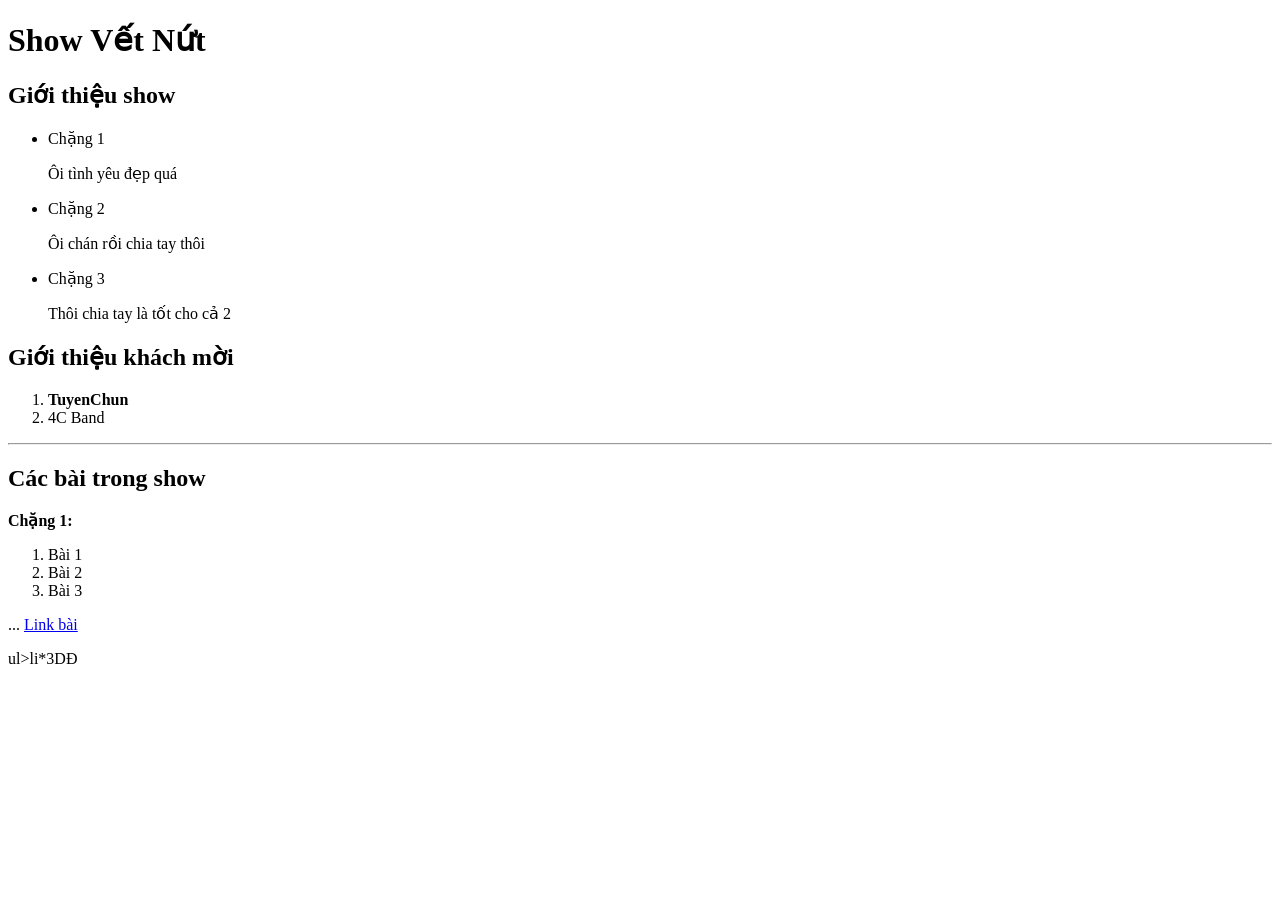
<file: Website/Index.html>
<!DOCTYPE html>
<html>
<head>
    <meta charset="UTF-8">
    <title>Show vết nứt</title>
</head>
<body>
    <h1>
        Show Vết Nứt
    </h1>
    <h2>
        Giới thiệu show
    </h2>
    <p>
        <ul>
            <li>Chặng 1</li>
            <p>Ôi tình yêu đẹp quá</p>
            <li>Chặng 2</li>
            <p>Ôi chán rồi chia tay thôi</p>
            <li>Chặng 3</li>
            <p>Thôi chia tay là tốt cho cả 2</p>
        </ul>
    </p>
    <h2>
        Giới thiệu khách mời
    </h2>
    <p>
        <ol>
            <li><strong>TuyenChun</strong></li>
            <li>4C Band</li>
        </ol>
    </p>
    <hr>
    <h2>
        Các bài trong show
    </h2>
    <p>
        <b>Chặng 1:</b>
        <ol>
            <li>Bài 1</li>
            <li>Bài 2</li>
            <li>Bài 3</li>
        </ol>
        <p>...
            <a href="https://www.facebook.com/", target = "_blank">
                Link bài 
            </a>
        </p>
    </p>
    ul>li*3DĐ
</body>
</html>
</file>
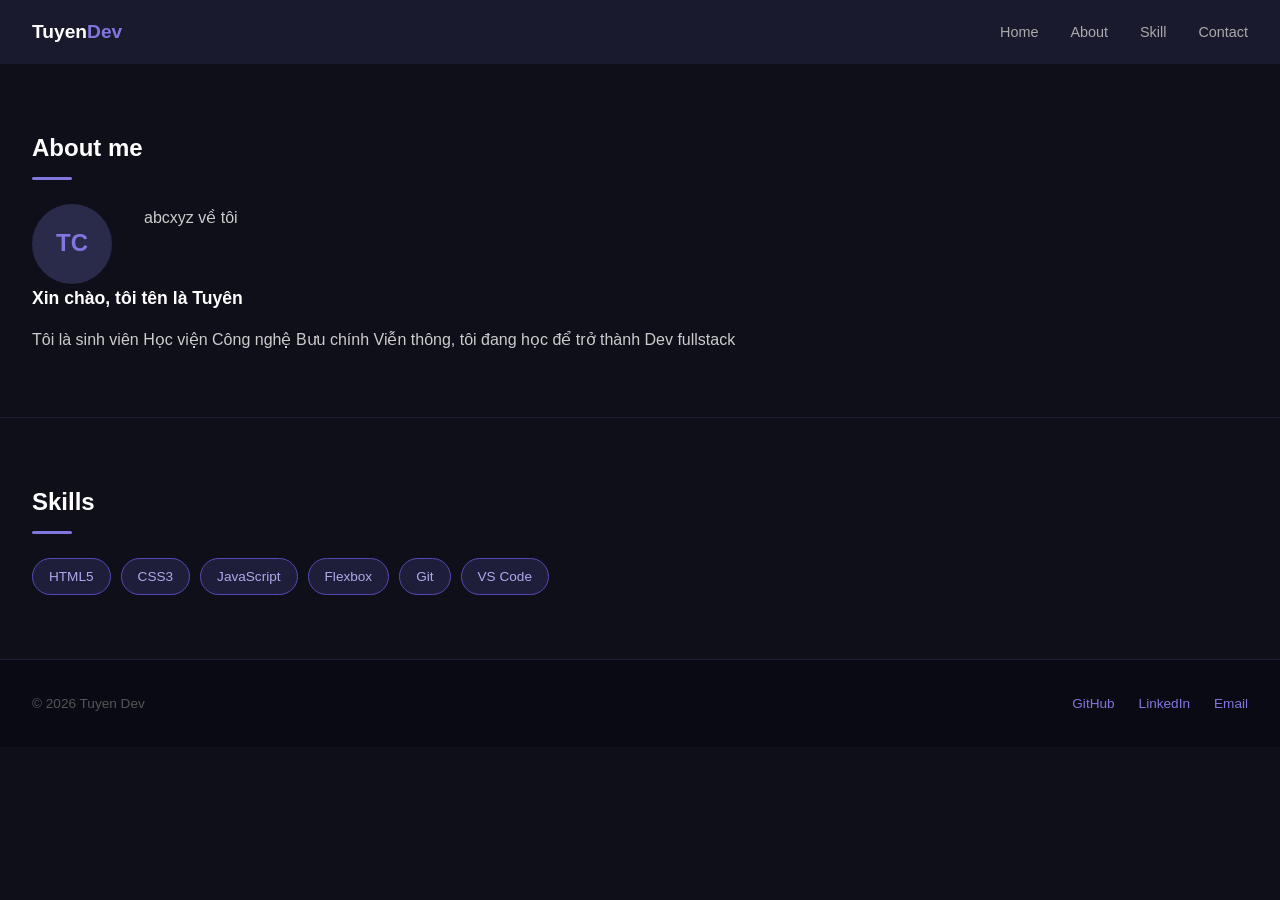
<file: Website/Portfolio/index.html>
<!DOCTYPE html>
<html lang="vi">
<head>
    <meta charset="UTF-8">
    <meta name="viewport" content="width=device-width, initial-scale=1.0">
    <title>Portfolio - TuyenChun</title>
    <link rel="stylesheet" href="style.css" />
</head>
<body>
    <header class="site-header">
        <div class="logo">Tuyen<span>Dev</span></div>

        <nav class="main-nav">
            <ul>
                <li><a href="#home">Home</a></li>
                <li><a href="#about">About</a></li>
                <li><a href="#skills">Skill</a></li>
                <li><a href="#contact">Contact</a></li>
            </ul>
        </nav>
    </header>
    <main>
        <!--Section 1: About Me-->
        <section id="about" class="section-about">
            <h2>About me</h2>
            <div class="about-content">
                <div class="avatar">TC</div>
                <div class="about-text">abcxyz về tôi</div>
            </div>
            <div class="about-text">
                <h3>Xin chào, tôi tên là Tuyên</h3>
                <p>
                    Tôi là sinh viên Học viện Công nghệ Bưu chính Viễn thông, tôi đang học để trở thành Dev fullstack
                </p>
            </div>
        </section>
        <section id="skills" class="section-skills">
            <h2>Skills</h2>
            <ul class="skill-list">
                <li class="skill-tag">HTML5</li>
                <li class="skill-tag">CSS3</li>
                <li class="skill-tag">JavaScript</li>
                <li class="skill-tag">Flexbox</li>
                <li class="skill-tag">Git</li>
                <li class="skill-tag">VS Code</li>
            </ul>
        </section>

    </main>

    <footer class="site-footer">
        <p>© 2026 Tuyen Dev</p>
        <div class="footer-links">
            <a href="https://github.com/" target="_blank">GitHub</a>
            <a href="https://linkedin.com/" target="_blank">LinkedIn</a>
            <a href="mailto:email@gmail.com">Email</a>
        </div>
    </footer>
</body>
</html>
</file>
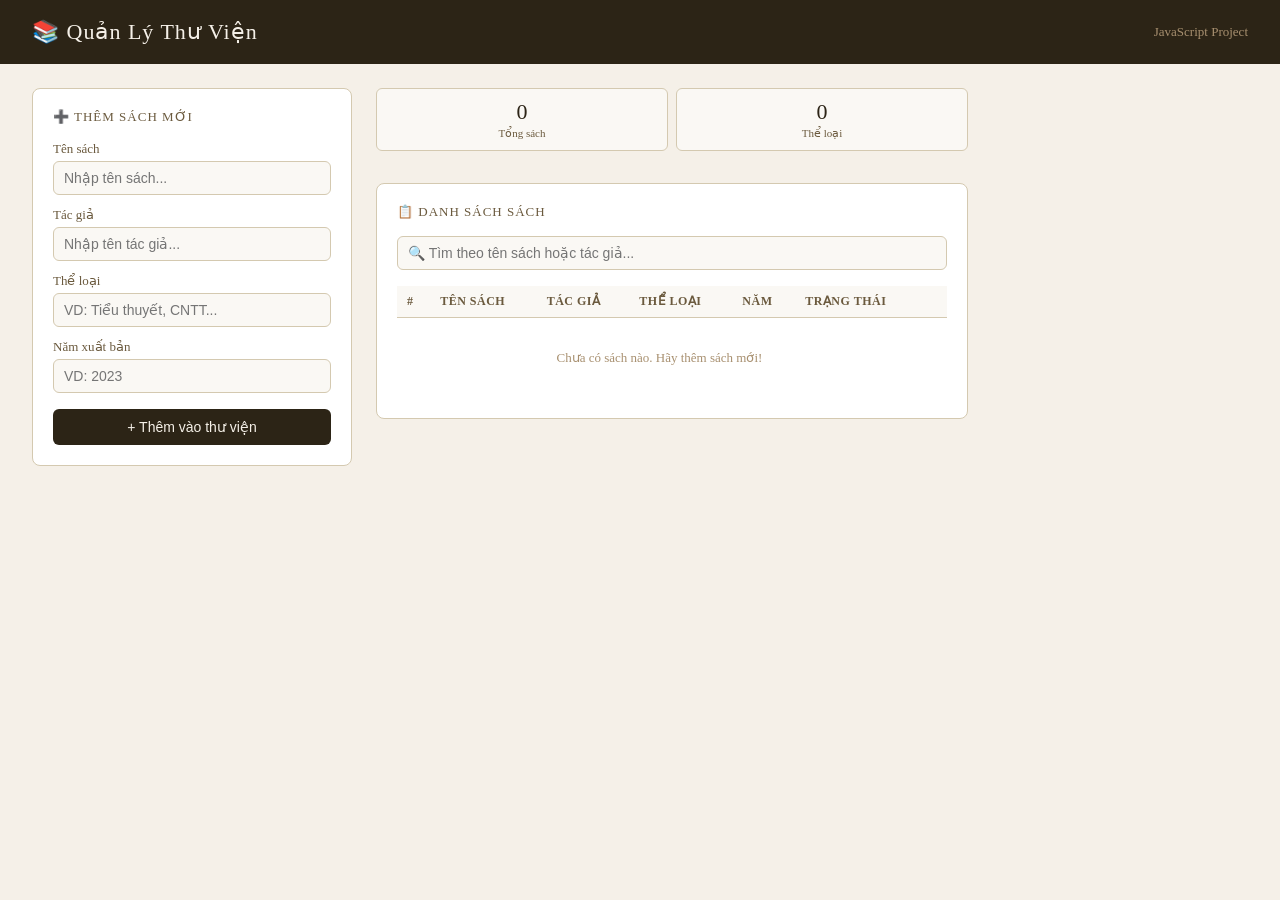
<file: Website/Thư Viện/index.html>
<!DOCTYPE html>
<html lang="en">
<head>
    <meta charset="UTF-8">
    <meta name="viewport" content="width=device-width, initial-scale=1.0">
    <title>Document</title>
    <link rel="stylesheet" href="style.css" />
</head>
<body>
    <!-- headers -->
  <div class="header">
    <h1>📚 Quản Lý Thư Viện</h1>
    <span>JavaScript Project</span>
  </div>
  <div class="main">
    <div>
      <div class="card">
        <h2>➕ Thêm sách mới</h2>
 
        <label for="inputTen">Tên sách</label>
        <input type="text" id="inputTen" placeholder="Nhập tên sách..." />
 
        <label for="inputTacGia">Tác giả</label>
        <input type="text" id="inputTacGia" placeholder="Nhập tên tác giả..." />
 
        <label for="inputTheLoai">Thể loại</label>
        <input type="text" id="inputTheLoai" placeholder="VD: Tiểu thuyết, CNTT..." />
 
        <label for="inputNam">Năm xuất bản</label>
        <input type="number" id="inputNam" placeholder="VD: 2023" />
 
        <button id="btnThem">+ Thêm vào thư viện</button>
 
        <div id="thongBao"></div>
      </div>
    </div>
 
    <div style="display: flex; flex-direction: column; gap: 1rem;">
 
      <div class="stats">
        <div class="stat">
          <div class="num" id="tongSach">0</div>
          <div class="lbl">Tổng sách</div>
        </div>
        <div class="stat">
          <div class="num" id="tongTheLoai">0</div>
          <div class="lbl">Thể loại</div>
        </div>
      </div>
 
      <div class="card">
        <h2>📋 Danh sách sách</h2>
 
        <div class="search-wrap">
          <input
            type="text"
            id="inputTimKiem"
            placeholder="🔍 Tìm theo tên sách hoặc tác giả..."
          />
        </div>
 
        <table>
          <thead>
            <tr>
              <th>#</th>
              <th>Tên sách</th>
              <th>Tác giả</th>
              <th>Thể loại</th>
              <th>Năm</th>
              <th>Trạng Thái</th>
              <th></th>
            </tr>
          </thead>
          <tbody id="bangSach">
            <tr>
              <td colspan="6" class="empty">Chưa có sách nào. Hãy thêm sách mới!</td>
            </tr>
          </tbody>
        </table>
      </div>
 
    </div>
  </div>
 
<!-- khung mượn -->
  <div id="modalMuon" style="display:none; position:fixed; inset:0;
       background:rgba(0,0,0,0.4); z-index:999;">
    <div style="background:#fff; border-radius:10px; padding:1.5rem;
                width:340px; box-shadow:0 8px 32px rgba(0,0,0,0.15);
                margin:auto; margin-top:15%;">

      <h2 style="font-size:15px; margin-bottom:1rem; color:#2c2416;">📖 Mượn sách</h2>

      <label style="font-size:13px; color:#6b5a3e;">Tên người mượn</label>
      <input type="text" id="inputNguoiMuon" placeholder="Nhập tên người mượn..."
             style="width:100%; padding:8px 10px; margin-top:4px; margin-bottom:12px;
                    border:1px solid #d4c9b0; border-radius:6px; font-size:14px;
                    background:#faf8f4; outline:none;"/>

      <label style="font-size:13px; color:#6b5a3e;">Ngày mượn</label>
      <input type="date" id="inputNgayMuon"
             style="width:100%; padding:8px 10px; margin-top:4px; margin-bottom:1.5rem;
                    border:1px solid #d4c9b0; border-radius:6px; font-size:14px;
                    background:#faf8f4; outline:none;"/>

      <div style="display:flex; gap:8px;">
        <button onclick="xacNhanMuon()"
                style="flex:1; padding:9px; background:#2c2416; color:#f5f0e8;
                       border:none; border-radius:6px; font-size:14px; cursor:pointer;">
          Xác nhận mượn
        </button>
        <button onclick="dongModal()"
                style="flex:1; padding:9px; background:#f0ebe0; color:#2c2416;
                       border:none; border-radius:6px; font-size:14px; cursor:pointer;">
          Huỷ
        </button>
      </div>
    </div>
  </div>

  <script src="app.js"></script>
</body>
</html>
</file>
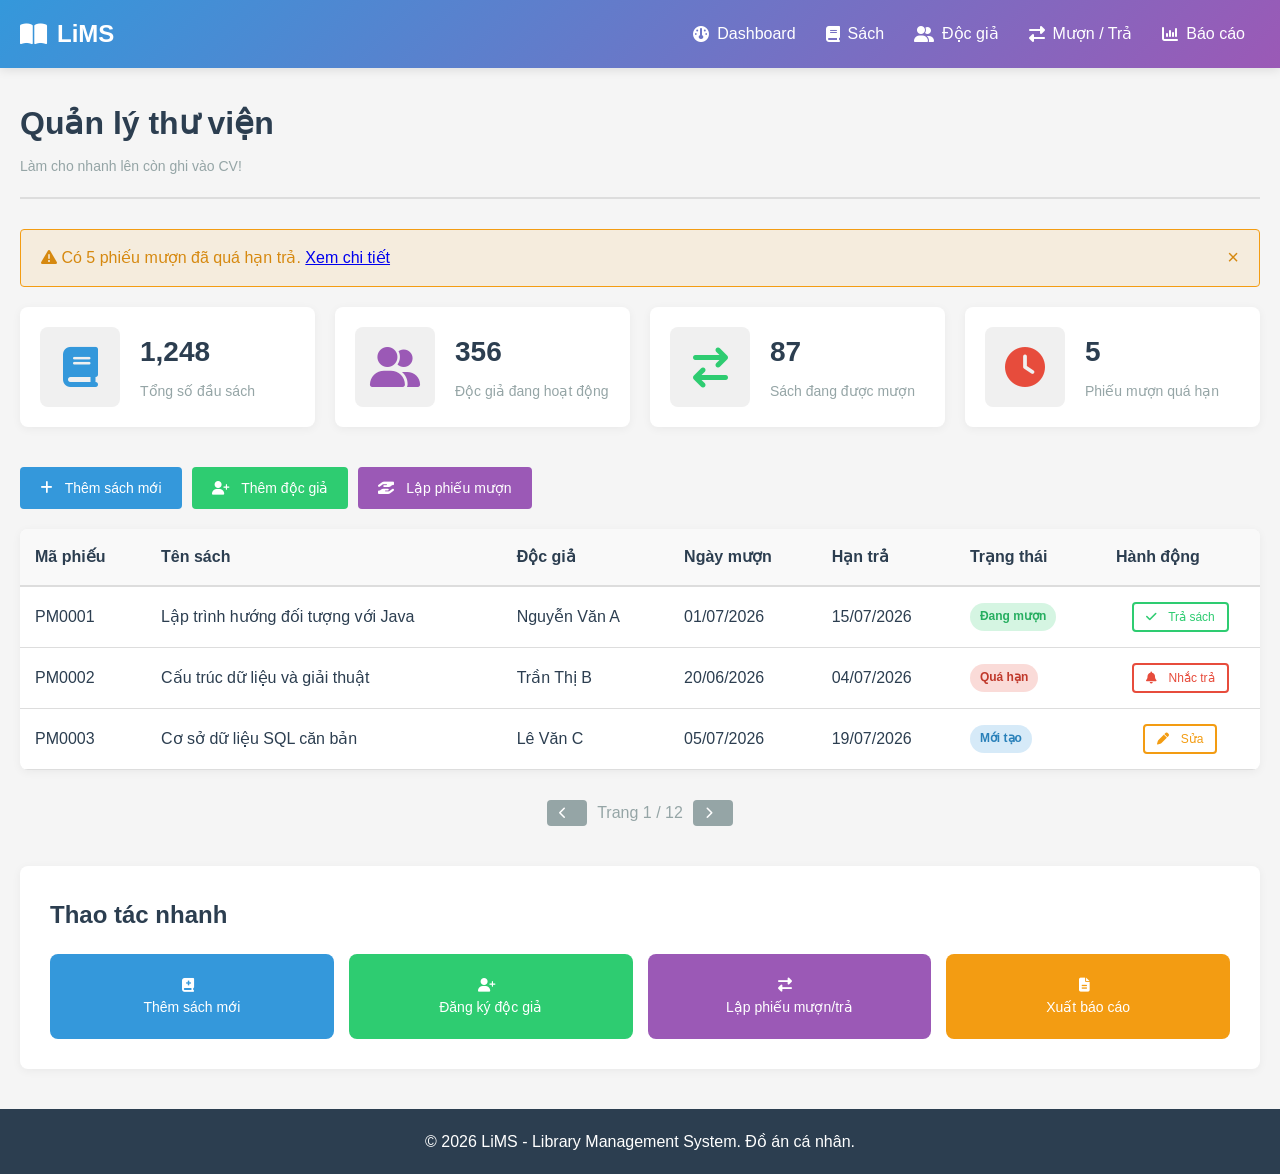
<file: Website/LiMS/static/frontend/index.html>
<!DOCTYPE html>
<html lang="vi">
<head>
<meta charset="UTF-8">
<meta name="viewport" content="width=device-width, initial-scale=1.0">
<title>LiMS - Library Management System</title>
<link rel="stylesheet" href="css/style.css">
<link rel="stylesheet" href="https://cdnjs.cloudflare.com/ajax/libs/font-awesome/6.5.1/css/all.min.css">
</head>
<body>

<!-- Navbar -->
<nav class="navbar">
    <div class="navbar-container">
        <div class="navbar-brand">
            <i class="fa-solid fa-book-open"></i>
            LiMS
        </div>
        <ul class="navbar-menu">
            <li><a href="index.html"><i class="fa-solid fa-gauge"></i> Dashboard</a></li>
            <li><a href="books.html"><i class="fa-solid fa-book"></i> Sách</a></li>
            <li><a href="readers.html"><i class="fa-solid fa-user-group"></i> Độc giả</a></li>
            <li><a href="borrow.html"><i class="fa-solid fa-right-left"></i> Mượn / Trả</a></li>
            <li><a href="reports.html"><i class="fa-solid fa-chart-column"></i> Báo cáo</a></li>
        </ul>
    </div>
</nav>

<div class="container">

    <!-- Page Header -->
    <div class="page-header">
        <h1>Quản lý thư viện</h1>
        <p>Làm cho nhanh lên còn ghi vào CV!</p>
    </div>

    <!-- Alert -->
    <div class="alert alert-warning">
        <span><i class="fa-solid fa-triangle-exclamation"></i> Có 5 phiếu mượn đã quá hạn trả. <a href="borrow.html">Xem chi tiết</a></span>
        <button class="alert-close">&times;</button>
    </div>

    <!-- Dashboard Stats -->
    <div class="dashboard-stats">
        <div class="stat-card">
            <div class="stat-icon"><i class="fa-solid fa-book" style="color: var(--primary);"></i></div>
            <div class="stat-content">
                <h3>1,248</h3>
                <p>Tổng số đầu sách</p>
            </div>
        </div>

        <div class="stat-card">
            <div class="stat-icon"><i class="fa-solid fa-user-group" style="color: var(--info);"></i></div>
            <div class="stat-content">
                <h3>356</h3>
                <p>Độc giả đang hoạt động</p>
            </div>
        </div>

        <div class="stat-card">
            <div class="stat-icon"><i class="fa-solid fa-arrow-right-arrow-left" style="color: var(--success);"></i></div>
            <div class="stat-content">
                <h3>87</h3>
                <p>Sách đang được mượn</p>
            </div>
        </div>

        <div class="stat-card">
            <div class="stat-icon"><i class="fa-solid fa-clock" style="color: var(--danger);"></i></div>
            <div class="stat-content">
                <h3>5</h3>
                <p>Phiếu mượn quá hạn</p>
            </div>
        </div>
    </div>

    <!-- Toolbar -->
    <div class="toolbar">
        <a href="add-book.html" class="btn btn-primary"><i class="fa-solid fa-plus"></i> Thêm sách mới</a>
        <a href="add-reader.html" class="btn btn-success"><i class="fa-solid fa-user-plus"></i> Thêm độc giả</a>
        <a href="borrow.html" class="btn btn-info"><i class="fa-solid fa-hand-holding-hand"></i> Lập phiếu mượn</a>
    </div>

    <!-- Recent Borrow Table -->
    <div class="table-responsive">
        <table class="table">
            <thead>
                <tr>
                    <th>Mã phiếu</th>
                    <th>Tên sách</th>
                    <th>Độc giả</th>
                    <th>Ngày mượn</th>
                    <th>Hạn trả</th>
                    <th>Trạng thái</th>
                    <th class="text-center">Hành động</th>
                </tr>
            </thead>
            <tbody>
                <tr>
                    <td>PM0001</td>
                    <td>Lập trình hướng đối tượng với Java</td>
                    <td>Nguyễn Văn A</td>
                    <td>01/07/2026</td>
                    <td>15/07/2026</td>
                    <td><span class="badge badge-success">Đang mượn</span></td>
                    <td class="text-center">
                        <button class="btn btn-sm btn-outline-success"><i class="fa-solid fa-check"></i> Trả sách</button>
                    </td>
                </tr>
                <tr>
                    <td>PM0002</td>
                    <td>Cấu trúc dữ liệu và giải thuật</td>
                    <td>Trần Thị B</td>
                    <td>20/06/2026</td>
                    <td>04/07/2026</td>
                    <td><span class="badge badge-danger">Quá hạn</span></td>
                    <td class="text-center">
                        <button class="btn btn-sm btn-outline-danger"><i class="fa-solid fa-bell"></i> Nhắc trả</button>
                    </td>
                </tr>
                <tr>
                    <td>PM0003</td>
                    <td>Cơ sở dữ liệu SQL căn bản</td>
                    <td>Lê Văn C</td>
                    <td>05/07/2026</td>
                    <td>19/07/2026</td>
                    <td><span class="badge badge-info">Mới tạo</span></td>
                    <td class="text-center">
                        <button class="btn btn-sm btn-outline-warning"><i class="fa-solid fa-pen"></i> Sửa</button>
                    </td>
                </tr>
            </tbody>
        </table>
    </div>

    <!-- Pagination -->
    <div class="pagination">
        <button class="btn btn-sm btn-secondary"><i class="fa-solid fa-chevron-left"></i></button>
        <span class="text-muted">Trang 1 / 12</span>
        <button class="btn btn-sm btn-secondary"><i class="fa-solid fa-chevron-right"></i></button>
    </div>

    <!-- Quick Actions -->
    <div class="quick-actions">
        <h2>Thao tác nhanh</h2>
        <div class="action-buttons">
            <a href="add-book.html" class="btn btn-primary">
                <i class="fa-solid fa-book-medical"></i><br>
                Thêm sách mới
            </a>
            <a href="add-reader.html" class="btn btn-success">
                <i class="fa-solid fa-user-plus"></i><br>
                Đăng ký độc giả
            </a>
            <a href="borrow.html" class="btn btn-info">
                <i class="fa-solid fa-right-left"></i><br>
                Lập phiếu mượn/trả
            </a>
            <a href="reports.html" class="btn btn-warning">
                <i class="fa-solid fa-file-lines"></i><br>
                Xuất báo cáo
            </a>
        </div>
    </div>

</div>

<!-- Footer -->
<footer class="footer">
    <p>&copy; 2026 LiMS - Library Management System. Đồ án cá nhân.</p>
</footer>

</body>
</html>
</file>
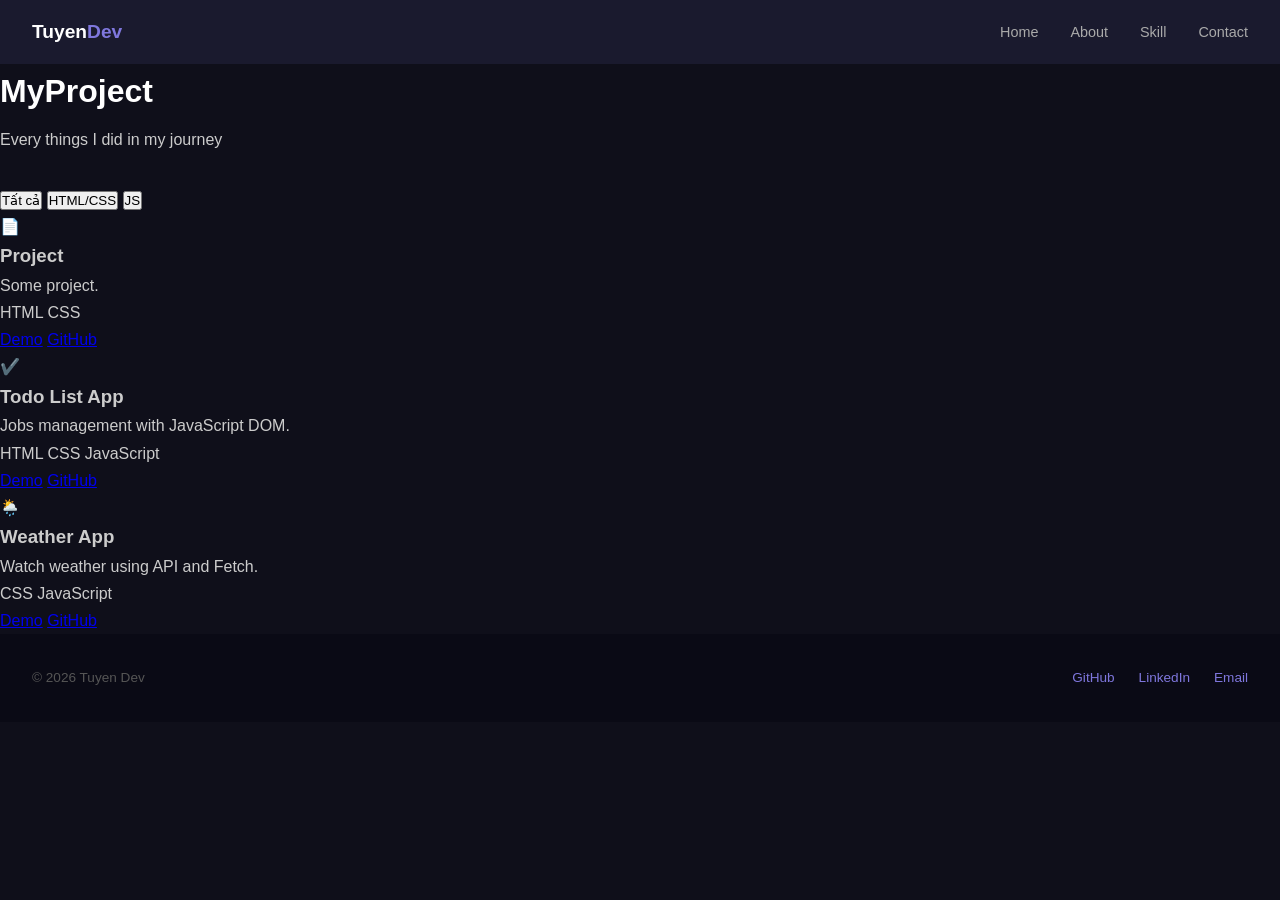
<file: Website/Portfolio/project.html>
<!DOCTYPE html>
<html lang="vi">
<head>
    <meta charset="UTF-8">
    <meta name="viewport" content="width=device-width, initial-scale=1.0">
    <title>Portfolio - TuyenChun</title>
    <link rel="stylesheet" href="style.css" />
</head>
<body>
    <header class="site-header">
        <div class="logo">Tuyen<span>Dev</span></div>

        <nav class="main-nav">
            <ul>
                <li><a href="#home">Home</a></li>
                <li><a href="#about">About</a></li>
                <li><a href="#skills">Skill</a></li>
                <li><a href="#contact">Contact</a></li>
            </ul>
        </nav>
    </header>
    <main class="project-page">
        <div class="section-heading">
            <h1>My<span>Project</span></h1>
            <p>Every things I did in my journey</p>
        </div>
        <div class="filter-bar">
            <button class="filter-btn active" data-filter="all">Tất cả</button>
            <button class="filter-btn" data-filter="html-css">HTML/CSS</button>
            <button class="filter-btn" data-filter="javascript">JS</button>
        </div>
        
        <!-- LƯỚI CARD -->
        <div class="project-grid">
            <!-- CARD 1 -->
            <div class="project-card" data-tags="html-css">
                <div class="card-thumbnail">
                    <div class="card-icon">📄</div>
                </div>
                <div class="card-body">
                    <h3 class="card-title">Project</h3>
                    <p class="card-desc">Some project.</p>
                    <div class="card-tags">
                        <span class="tag tag-html">HTML</span>
                        <span class="tag tag-css">CSS</span>
                    </div>
                    <div class="card-links">
                        <a href="#" class="btn-demo">Demo</a>
                        <a href="#" class="btn-Github">GitHub</a>
                    </div>
                </div>
            </div>

            <!-- CARD 2 -->
            <div class="project-card" data-tags="html-css javascript">
                <div class="card-thumbnail">
                    <div class="card-icon">✔️</div>
                </div>
                <div class="card-body">
                    <h3 class="card-title">Todo List App</h3>
                    <p class="card-desc">Jobs management with JavaScript DOM.</p>
                    <div class="card-tags">
                        <span class="tag tag-html">HTML</span>
                        <span class="tag tag-css">CSS</span>
                        <span class="tag tag-js">JavaScript</span>
                    </div>
                    <div class="card-links">
                        <a href="#" class="btn-demo">Demo</a>
                        <a href="#" class="btn-Github">GitHub</a>
                    </div>
                </div>
            </div>
            <!-- CARD 3 -->
            <div class="project-card" data-tags="javascript css">
                <div class="card-thumbnail">
                    <div class="card-icon">🌦️</div>
                </div>
                <div class="card-body">
                    <h3 class="card-title">Weather App</h3>
                    <p class="card-desc">Watch weather using API and Fetch.</p>
                    <div class="card-tags">
                        <span class="tag tag-css">CSS</span>
                        <span class="tag tag-js">JavaScript</span>
                    </div>
                    <div class="card-links">
                        <a href="#" class="btn-demo">Demo</a>
                        <a href="#" class="btn-Github">GitHub</a>
                    </div>
                </div>
            </div>
        </div>


    </main>
     <footer class="site-footer">
        <p>© 2026 Tuyen Dev</p>
        <div class="footer-links">
            <a href="https://github.com/" target="_blank">GitHub</a>
            <a href="https://linkedin.com/" target="_blank">LinkedIn</a>
            <a href="mailto:email@gmail.com">Email</a>
        </div>
    </footer>
</body>
</html>
</file>
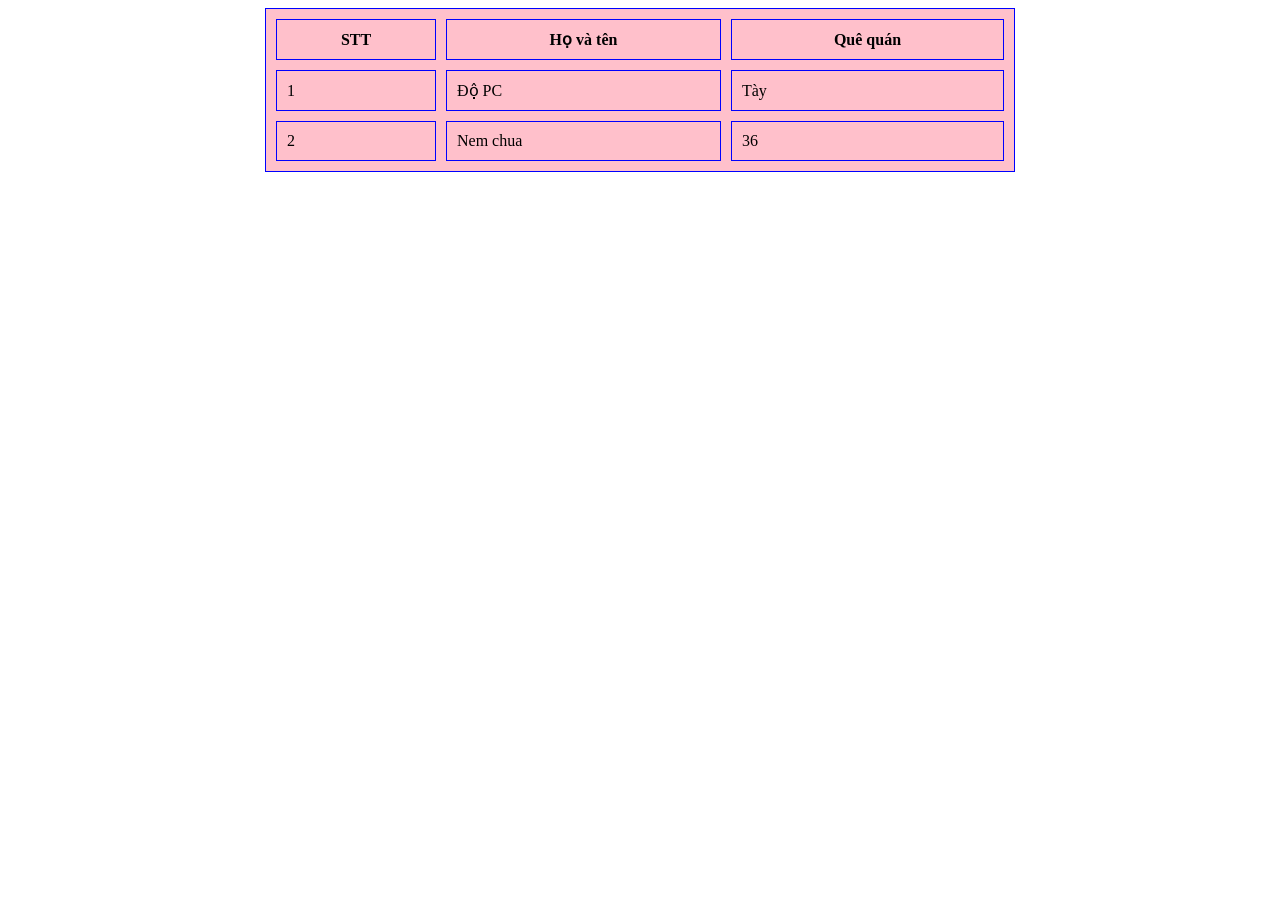
<file: Website/Unit 2/table.html>
<!DOCTYPE html>
<html lang="en">
<head>
    <meta charset="UTF-8">
    <meta name="viewport" content="width=device-width, initial-scale=1.0">
    <title>Tạo bảng trong html</title>
</head>
<body>
    <table width = "750px", length = "500px", border="1px", bordercolor = "blue", align="center", cellpadding = "10px", cellspacing = "10px", bgcolor = "pink">
        <tr hheight, bgcolor, align, valign>
            <th height, width, bgcolor, align, valign>
                STT</th>
            <th>Họ và tên</th>
            <th>Quê quán</th>
        </tr>
        <tr>
            <td height, width, bgcolor, align, valign>
                1</td>
            <td>Độ PC</td>
            <td>Tày</td>
        </tr>
        <tr>
            <td>2</td>
            <td>Nem chua</td>
            <td>36</td>
        </tr>
    </table>
</body>
</html>
</file>
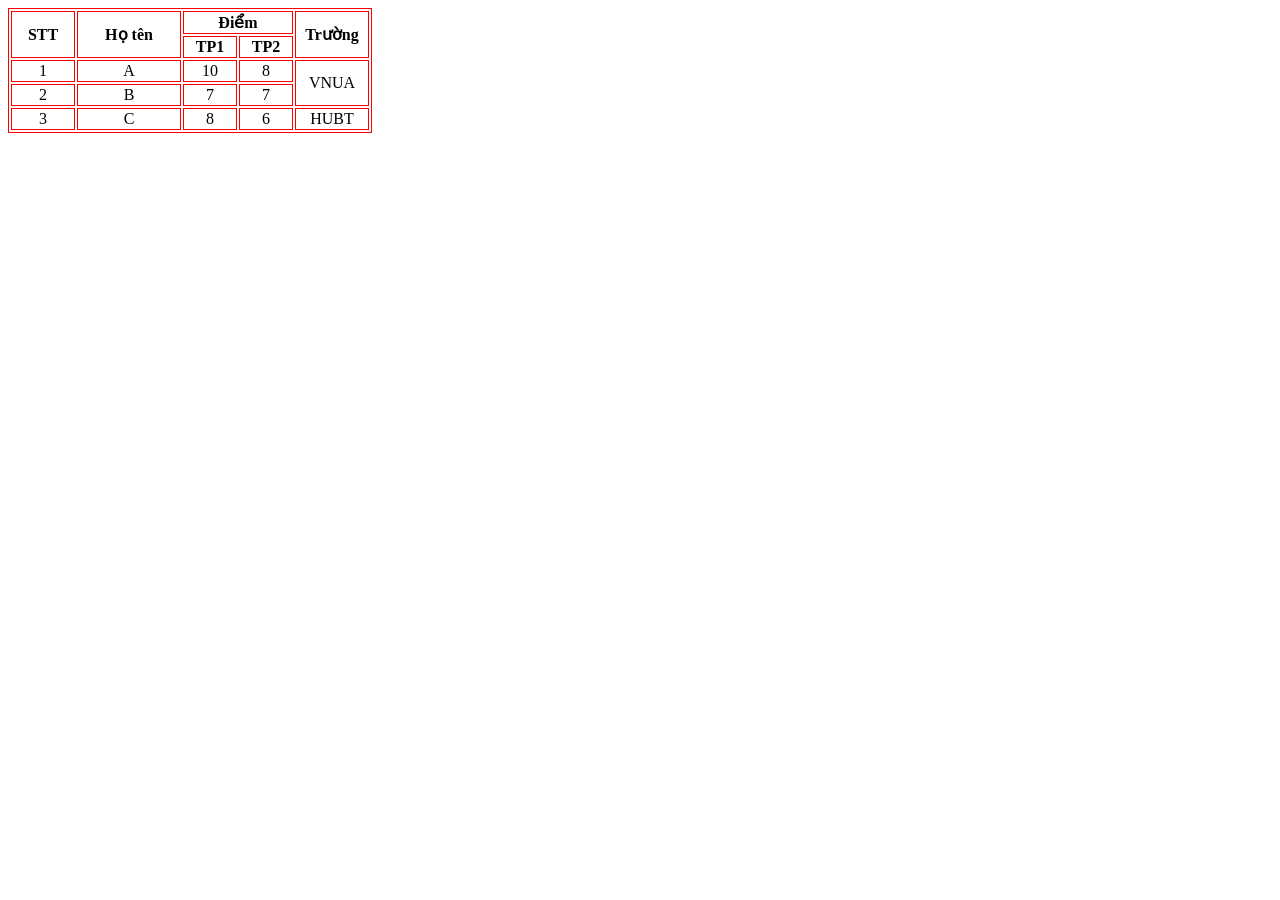
<file: Website/Unit 2/Thực hành tạo bảng.html>
<!DOCTYPE html>
<html lang="en">
<head>
    <meta charset="UTF-8">
    <meta name="viewport" content="width=device-width, initial-scale=1.0">
    <title>Document</title>
</head>
<body>
    <table border="1", bordercolor='red'>
        <tr align="center">
            <th rowspan="2" width="60">STT</th>
            <th rowspan="2" width ='100px'>Họ tên</th>
            <th colspan="2" width="70">Điểm</th>
            <th rowspan="2" width="70">Trường</th>
            <!-- <th></th> -->
        </tr>
        <tr align="center">
            <td width="50"><b>TP1</b></td>
            <td width="50"><b>TP2</b></td>
        </tr>
        <tr align="center">
            <td>1</td>
            <td>A</td>
            <td>10</td>
            <td>8</td>
            <td rowspan="2">VNUA</td>
        </tr>
        <tr align="center">
            <td>2</td>
            <td>B</td>
            <td>7</td>
            <td>7</td>
        </tr>
        <tr align="center">
            <td>3</td>
            <td>C</td>
            <td>8</td>
            <td>6</td>
            <td>HUBT</td>
        </tr>
    </table>
</body>
</html>
</file>
<file: Website/Portfolio/style.css>
/* Reset */
* {
  margin: 0;
  padding: 0;
  box-sizing: border-box;
}

body {
  font-family: 'Segoe UI', sans-serif;
  background-color: #0f0f1a;
  color: #cccccc;
  line-height: 1.7;
}

/* Header */
.site-header {
  background-color: #1a1a2e;
  padding: 0 2rem;
  height: 64px;
  display: flex;
  align-items: center;
  justify-content: space-between;
}

.logo {
  font-size: 1.2rem;
  font-weight: 600;
  color: #fff;
}

.logo span {
  color: #7f77dd;
}

.main-nav ul {
  list-style: none;
  display: flex;
  gap: 2rem;
}

.main-nav a {
  color: #aaa;
  text-decoration: none;
  font-size: 0.9rem;
}

.main-nav a:hover {
  color: #fff;
}

/* Sections dùng chung */
.section-about,
.section-skills {
  padding: 4rem 2rem;
  border-bottom: 0.5px solid #1e1e3a;
}

h2 {
  font-size: 1.5rem;
  color: #ffffff;
  margin-bottom: 0.5rem;
}

h2::after {
  content: '';
  display: block;
  width: 40px;
  height: 3px;
  background-color: #7f77dd;
  margin-top: 8px;
  border-radius: 2px;
}

/* About Me */
.about-content {
  display: flex;
  gap: 2rem;
  align-items: flex-start;
  margin-top: 1.5rem;
}

.avatar {
  width: 80px;
  height: 80px;
  border-radius: 50%;
  background-color: #2a2a4a;
  color: #7f77dd;
  font-size: 1.5rem;
  font-weight: 600;
  display: flex;
  align-items: center;
  justify-content: center;
  flex-shrink: 0;
}

.about-text h3 {
  font-size: 1.1rem;
  color: #fff;
  margin-bottom: 0.75rem;
}

/* Skills */
.skill-list {
  list-style: none;
  display: flex;
  flex-wrap: wrap;
  gap: 10px;
  margin-top: 1.5rem;
}

.skill-tag {
  background-color: #1e1e3a;
  color: #afa9ec;
  border: 0.5px solid #534ab7;
  padding: 6px 16px;
  border-radius: 20px;
  font-size: 0.85rem;
}

/* Footer */
.site-footer {
  padding: 2rem;
  display: flex;
  align-items: center;
  justify-content: space-between;
  background-color: #0a0a15;
}

.site-footer p {
  font-size: 0.85rem;
  color: #555;
}

.footer-links {
  display: flex;
  gap: 1.5rem;
}

.footer-links a {
  color: #7f77dd;
  text-decoration: none;
  font-size: 0.85rem;
}

.footer-links a:hover {
  text-decoration: underline;
}


/* ==================
   TRANG PROJECTS
   ==================*/

.projects-page {
  padding: 3rem 2rem;
  max-width: 1100px;
  margin: 0 auto;
}

.section-heading {
  margin-bottom: 2rem;
}

.section-heading h1 {
  font-size: 2rem;
  color: #ffffff;
  margin-bottom: 0.5rem;
}
</file>
<file: Website/Thư Viện/style.css>
* {
      box-sizing: border-box;
      margin: 0;
      padding: 0;
    }
 
    body {
      font-family: Georgia, serif;
      background: #f5f0e8;
      color: #2c2416;
    }
 
    /* ===== HEADER ===== */
    .header {
      background: #2c2416;
      color: #f5f0e8;
      padding: 1.2rem 2rem;
      display: flex;
      align-items: center;
      gap: 12px;
    }
 
    .header h1 {
      font-size: 22px;
      font-weight: 500;
      letter-spacing: 1px;
    }
 
    .header span {
      font-size: 13px;
      color: #a89070;
      margin-left: auto;
    }
 
    /* ===== LAYOUT CHÍNH: 2 cột ===== */
    .main {
      display: grid;
      grid-template-columns: 320px 1fr; /* cột trái cố định 320px, cột phải tự giãn */
      gap: 1.5rem;
      padding: 1.5rem 2rem;
      max-width: 1000px;
    }
 
    /* ===== CARD (hộp trắng) ===== */
    .card {
      background: #ffffff;
      border-radius: 8px;
      border: 1px solid #d4c9b0;
      padding: 1.25rem;
    }
 
    .card h2 {
      font-size: 13px;
      font-weight: 500;
      color: #6b5a3e;
      text-transform: uppercase;
      letter-spacing: 1px;
      margin-bottom: 1rem;
    }
 
    /* ===== FORM THÊM SÁCH ===== */
    label {
      display: block;
      font-size: 13px;
      color: #6b5a3e;
      margin-top: 12px;
      margin-bottom: 4px;
    }
 
    input[type="text"],
    input[type="number"] {
      width: 100%;
      padding: 8px 10px;
      border: 1px solid #d4c9b0;
      border-radius: 6px;
      font-size: 14px;
      background: #faf8f4;
      color: #2c2416;
      outline: none;
    }
 
    input:focus {
      border-color: #c8a96e;
    }
 
    /* Nút Thêm sách */
    #btnThem {
      width: 100%;
      margin-top: 1rem;
      padding: 10px;
      background: #2c2416;
      color: #f5f0e8;
      border: none;
      border-radius: 6px;
      font-size: 14px;
      cursor: pointer;
    }
 
    #btnThem:hover {
      background: #4a3c28;
    }
 
    /* ===== THỐNG KÊ ===== */
    .stats {
      display: flex;
      gap: 8px;
      margin-bottom: 1rem;
    }
 
    .stat {
      flex: 1;
      background: #faf8f4;
      border: 1px solid #d4c9b0;
      border-radius: 6px;
      padding: 10px;
      text-align: center;
    }
 
    .stat .num {
      font-size: 22px;
      font-weight: 500;
      color: #2c2416;
    }
 
    .stat .lbl {
      font-size: 11px;
      color: #6b5a3e;
      margin-top: 2px;
    }
 
    /* ===== Ô TÌM KIẾM ===== */
    .search-wrap {
      display: flex;
      gap: 8px;
      margin-bottom: 1rem;
    }
 
    #inputTimKiem {
      flex: 1;
      padding: 8px 10px;
      border: 1px solid #d4c9b0;
      border-radius: 6px;
      font-size: 14px;
      background: #faf8f4;
      outline: none;
    }
 
    #inputTimKiem:focus {
      border-color: #c8a96e;
    }
 
    /* ===== BẢNG DANH SÁCH ===== */
    table {
      width: 100%;
      border-collapse: collapse;
      font-size: 13px;
    }
 
    th {
      text-align: left;
      padding: 8px 10px;
      background: #faf8f4;
      border-bottom: 1px solid #d4c9b0;
      color: #6b5a3e;
      font-size: 12px;
      text-transform: uppercase;
      letter-spacing: 0.5px;
    }
 
    td {
      padding: 10px;
      border-bottom: 1px solid #eee8d8;
      vertical-align: middle;
    }
 
    tr:last-child td {
      border-bottom: none;
    }
 
    /* Badge thể loại */
    .badge {
      display: inline-block;
      padding: 3px 8px;
      border-radius: 4px;
      font-size: 11px;
      background: #f0ebe0;
      color: #6b5a3e;
    }
 
    /* Nút Xóa */
    .btn-xoa {
      background: none;
      border: 1px solid #d4c9b0;
      border-radius: 4px;
      padding: 4px 10px;
      font-size: 12px;
      color: #a05a3a;
      cursor: pointer;
    }
 
    .btn-xoa:hover {
      background: #fdf0e8;
    }
 
    /* Dòng thông báo khi không có sách */
    .empty {
      text-align: center;
      padding: 2rem;
      color: #a89070;
      font-size: 13px;
    }
     #thongBao {
      margin-top: 10px;
      padding: 8px 12px;
      border-radius: 6px;
      font-size: 13px;
      display: none;
    }
 
    .tb-loi {
      background: #fde8e8;
      color: #a03030;
      border: 1px solid #f5c0c0;
    }
 
    .tb-ok {
      background: #e8f5e9;
      color: #2e7d32;
      border: 1px solid #b8ddb9;
    }
    /* Badge trạng thái */
.badge-san-sang {
  display: inline-block;
  padding: 3px 8px;
  border-radius: 4px;
  font-size: 11px;
  background: #e8f5e9;
  color: #2e7d32;
}

.badge-dang-muon {
  display: inline-block;
  padding: 3px 8px;
  border-radius: 4px;
  font-size: 11px;
  background: #fff3e0;
  color: #e65100;
}
</file>
<file: Website/LiMS/static/frontend/css/style.css>
:root {
    --primary: #3498db;
    --success: #2ecc71;
    --danger: #e74c3c;
    --warning: #f39c12;
    --info: #9b59b6;
    --light: #ecf0f1;
    --dark: #2c3e50;
    --gray: #95a5a6;
    --border: #ddd;
}

* {
    margin: 0;
    padding: 0;
    box-sizing: border-box;
}

body {
    font-family: 'Segoe UI', Tahoma, Geneva, Verdana, sans-serif;
    background-color: #f5f5f5;
    color: var(--dark);
    line-height: 1.6;
}

/* Navbar */
.navbar {
    background: linear-gradient(135deg, var(--primary), var(--info));
    color: white;
    padding: 0;
    box-shadow: 0 2px 10px rgba(0,0,0,0.1);
    position: sticky;
    top: 0;
    z-index: 1000;
}

.navbar-container {
    max-width: 1400px;
    margin: 0 auto;
    display: flex;
    justify-content: space-between;
    align-items: center;
    padding: 0 20px;
}

.navbar-brand {
    font-size: 24px;
    font-weight: bold;
    display: flex;
    align-items: center;
    gap: 10px;
    padding: 15px 0;
}

.navbar-menu {
    list-style: none;
    display: flex;
    gap: 0;
    flex-wrap: wrap;
}

.navbar-menu li a {
    color: white;
    text-decoration: none;
    padding: 15px 15px;
    display: flex;
    align-items: center;
    gap: 8px;
    transition: background 0.3s;
}

.navbar-menu li a:hover {
    background: rgba(255,255,255,0.1);
    border-radius: 4px;
}

/* Container */
.container {
    max-width: 1400px;
    margin: 30px auto;
    padding: 0 20px;
    min-height: calc(100vh - 200px);
}

/* Page Header */
.page-header {
    margin-bottom: 30px;
    padding-bottom: 20px;
    border-bottom: 2px solid var(--border);
}

.page-header h1 {
    font-size: 32px;
    margin-bottom: 5px;
    color: var(--dark);
}

.page-header p {
    color: var(--gray);
    font-size: 14px;
}

/* Dashboard Stats */
.dashboard-stats {
    display: grid;
    grid-template-columns: repeat(auto-fit, minmax(250px, 1fr));
    gap: 20px;
    margin-bottom: 40px;
}

.stat-card {
    background: white;
    border-radius: 8px;
    padding: 20px;
    box-shadow: 0 2px 10px rgba(0,0,0,0.05);
    display: flex;
    align-items: center;
    gap: 20px;
    transition: transform 0.3s, box-shadow 0.3s;
}

.stat-card:hover {
    transform: translateY(-5px);
    box-shadow: 0 5px 20px rgba(0,0,0,0.1);
}

.stat-icon {
    font-size: 40px;
    width: 80px;
    height: 80px;
    display: flex;
    align-items: center;
    justify-content: center;
    background: #f0f0f0;
    border-radius: 8px;
}

.stat-content h3 {
    font-size: 28px;
    margin-bottom: 5px;
}

.stat-content p {
    color: var(--gray);
    font-size: 14px;
}

/* Buttons */
.btn {
    display: inline-block;
    padding: 10px 20px;
    border: none;
    border-radius: 4px;
    cursor: pointer;
    text-decoration: none;
    font-size: 14px;
    transition: all 0.3s;
    font-weight: 500;
    text-align: center;
}

.btn i {
    margin-right: 8px;
}

.btn-primary {
    background: var(--primary);
    color: white;
}

.btn-primary:hover {
    background: #2980b9;
    transform: scale(1.05);
}

.btn-success {
    background: var(--success);
    color: white;
}

.btn-success:hover {
    background: #27ae60;
}

.btn-danger {
    background: var(--danger);
    color: white;
}

.btn-danger:hover {
    background: #c0392b;
}

.btn-warning {
    background: var(--warning);
    color: white;
}

.btn-warning:hover {
    background: #e67e22;
}

.btn-info {
    background: var(--info);
    color: white;
}

.btn-info:hover {
    background: #8e44ad;
}

.btn-secondary {
    background: var(--gray);
    color: white;
}

.btn-secondary:hover {
    background: #7f8c8d;
}

.btn-sm {
    padding: 6px 12px;
    font-size: 12px;
}

.btn-outline-warning {
    border: 2px solid var(--warning);
    color: var(--warning);
    background: transparent;
}

.btn-outline-success {
    border: 2px solid var(--success);
    color: var(--success);
    background: transparent;
}

.btn-outline-danger {
    border: 2px solid var(--danger);
    color: var(--danger);
    background: transparent;
}

/* Forms */
.form-container {
    background: white;
    border-radius: 8px;
    padding: 30px;
    box-shadow: 0 2px 10px rgba(0,0,0,0.05);
    max-width: 800px;
    margin: 0 auto;
}

.form-group {
    margin-bottom: 20px;
}

.form-row {
    display: grid;
    grid-template-columns: 1fr 1fr;
    gap: 20px;
}

.form-group label {
    display: block;
    margin-bottom: 8px;
    font-weight: 500;
    color: var(--dark);
}

.form-group input,
.form-group select,
.form-group textarea {
    width: 100%;
    padding: 10px 12px;
    border: 1px solid var(--border);
    border-radius: 4px;
    font-size: 14px;
    font-family: inherit;
    transition: border-color 0.3s;
}

.form-group input:focus,
.form-group select:focus,
.form-group textarea:focus {
    outline: none;
    border-color: var(--primary);
    box-shadow: 0 0 0 3px rgba(52, 152, 219, 0.1);
}

.form-actions {
    display: flex;
    gap: 10px;
    margin-top: 30px;
    padding-top: 20px;
    border-top: 1px solid var(--border);
}

/* Tables */
.table-responsive {
    overflow-x: auto;
    background: white;
    border-radius: 8px;
    box-shadow: 0 2px 10px rgba(0,0,0,0.05);
    margin-bottom: 20px;
}

.table {
    width: 100%;
    border-collapse: collapse;
    margin: 0;
}

.table thead {
    background: #f9f9f9;
    border-bottom: 2px solid var(--border);
}

.table th {
    padding: 15px;
    text-align: left;
    font-weight: 600;
    color: var(--dark);
}

.table td {
    padding: 15px;
    border-bottom: 1px solid var(--border);
}

.table tbody tr:hover {
    background: #f5f5f5;
}

.text-center {
    text-align: center;
}

.text-muted {
    color: var(--gray);
}

.text-danger {
    color: var(--danger);
}

.text-success {
    color: var(--success);
}

/* Badges */
.badge {
    display: inline-block;
    padding: 4px 10px;
    border-radius: 20px;
    font-size: 12px;
    font-weight: 600;
}

.badge-info {
    background: rgba(52, 152, 219, 0.2);
    color: #2980b9;
}

.badge-success {
    background: rgba(46, 204, 113, 0.2);
    color: #27ae60;
}

.badge-danger {
    background: rgba(231, 76, 60, 0.2);
    color: #c0392b;
}

.badge-warning {
    background: rgba(243, 156, 18, 0.2);
    color: #d68910;
}

/* Alerts */
.alert {
    padding: 15px 20px;
    border-radius: 4px;
    margin-bottom: 20px;
    display: flex;
    justify-content: space-between;
    align-items: center;
}

.alert-success {
    background: rgba(46, 204, 113, 0.1);
    border: 1px solid var(--success);
    color: #27ae60;
}

.alert-danger {
    background: rgba(231, 76, 60, 0.1);
    border: 1px solid var(--danger);
    color: #c0392b;
}

.alert-warning {
    background: rgba(243, 156, 18, 0.1);
    border: 1px solid var(--warning);
    color: #d68910;
}

.alert-close {
    background: none;
    border: none;
    cursor: pointer;
    font-size: 20px;
    color: inherit;
}

/* Toolbar & Filter */
.toolbar {
    margin-bottom: 20px;
    display: flex;
    gap: 10px;
}

.filter-bar {
    display: flex;
    gap: 10px;
    margin-bottom: 20px;
}

/* Pagination */
.pagination {
    display: flex;
    justify-content: center;
    align-items: center;
    gap: 10px;
    margin-top: 30px;
}

/* Info Box */
.info-box {
    background: #f9f9f9;
    border: 1px solid var(--border);
    border-radius: 4px;
    padding: 20px;
    margin-bottom: 20px;
}

.info-box h4 {
    margin-bottom: 10px;
    color: var(--dark);
}

.info-box p {
    margin: 5px 0;
}

.info-box ul {
    margin-left: 20px;
}

.info-grid {
    display: grid;
    grid-template-columns: repeat(auto-fit, minmax(250px, 1fr));
    gap: 15px;
}

.info-item {
    display: grid;
    grid-template-columns: 150px 1fr;
    gap: 10px;
}

.info-item label {
    font-weight: 600;
    color: var(--dark);
}

/* Warning Box */
.warning-box {
    background: #fff3cd;
    border: 1px solid #ffeaa7;
    border-radius: 4px;
    padding: 15px;
    margin-bottom: 20px;
}

/* Quick Actions */
.quick-actions {
    margin-top: 40px;
    background: white;
    border-radius: 8px;
    padding: 30px;
    box-shadow: 0 2px 10px rgba(0,0,0,0.05);
}

.quick-actions h2 {
    margin-bottom: 20px;
    color: var(--dark);
}

.action-buttons {
    display: grid;
    grid-template-columns: repeat(auto-fit, minmax(200px, 1fr));
    gap: 15px;
}

.action-buttons .btn {
    display: block;
    padding: 20px;
    text-align: center;
    border-radius: 8px;
    transition: all 0.3s;
}

.action-buttons .btn:hover {
    transform: translateY(-3px);
}

/* Footer */
.footer {
    background: var(--dark);
    color: white;
    text-align: center;
    padding: 20px;
    margin-top: 40px;
}

/* Responsive Design */
@media (max-width: 768px) {
    .navbar-menu {
        gap: 5px;
    }

    .navbar-menu li a {
        padding: 10px 8px;
        font-size: 12px;
    }

    .navbar-brand {
        font-size: 18px;
    }

    .dashboard-stats {
        grid-template-columns: 1fr;
    }

    .form-row {
        grid-template-columns: 1fr;
    }

    .table {
        font-size: 12px;
    }

    .table th, .table td {
        padding: 10px;
    }

    .page-header h1 {
        font-size: 24px;
    }

    .form-container {
        padding: 20px;
    }

    .stat-icon {
        width: 60px;
        height: 60px;
        font-size: 24px;
    }

    .info-grid {
        grid-template-columns: 1fr;
    }

    .info-item {
        grid-template-columns: 1fr;
    }
}
</file>
